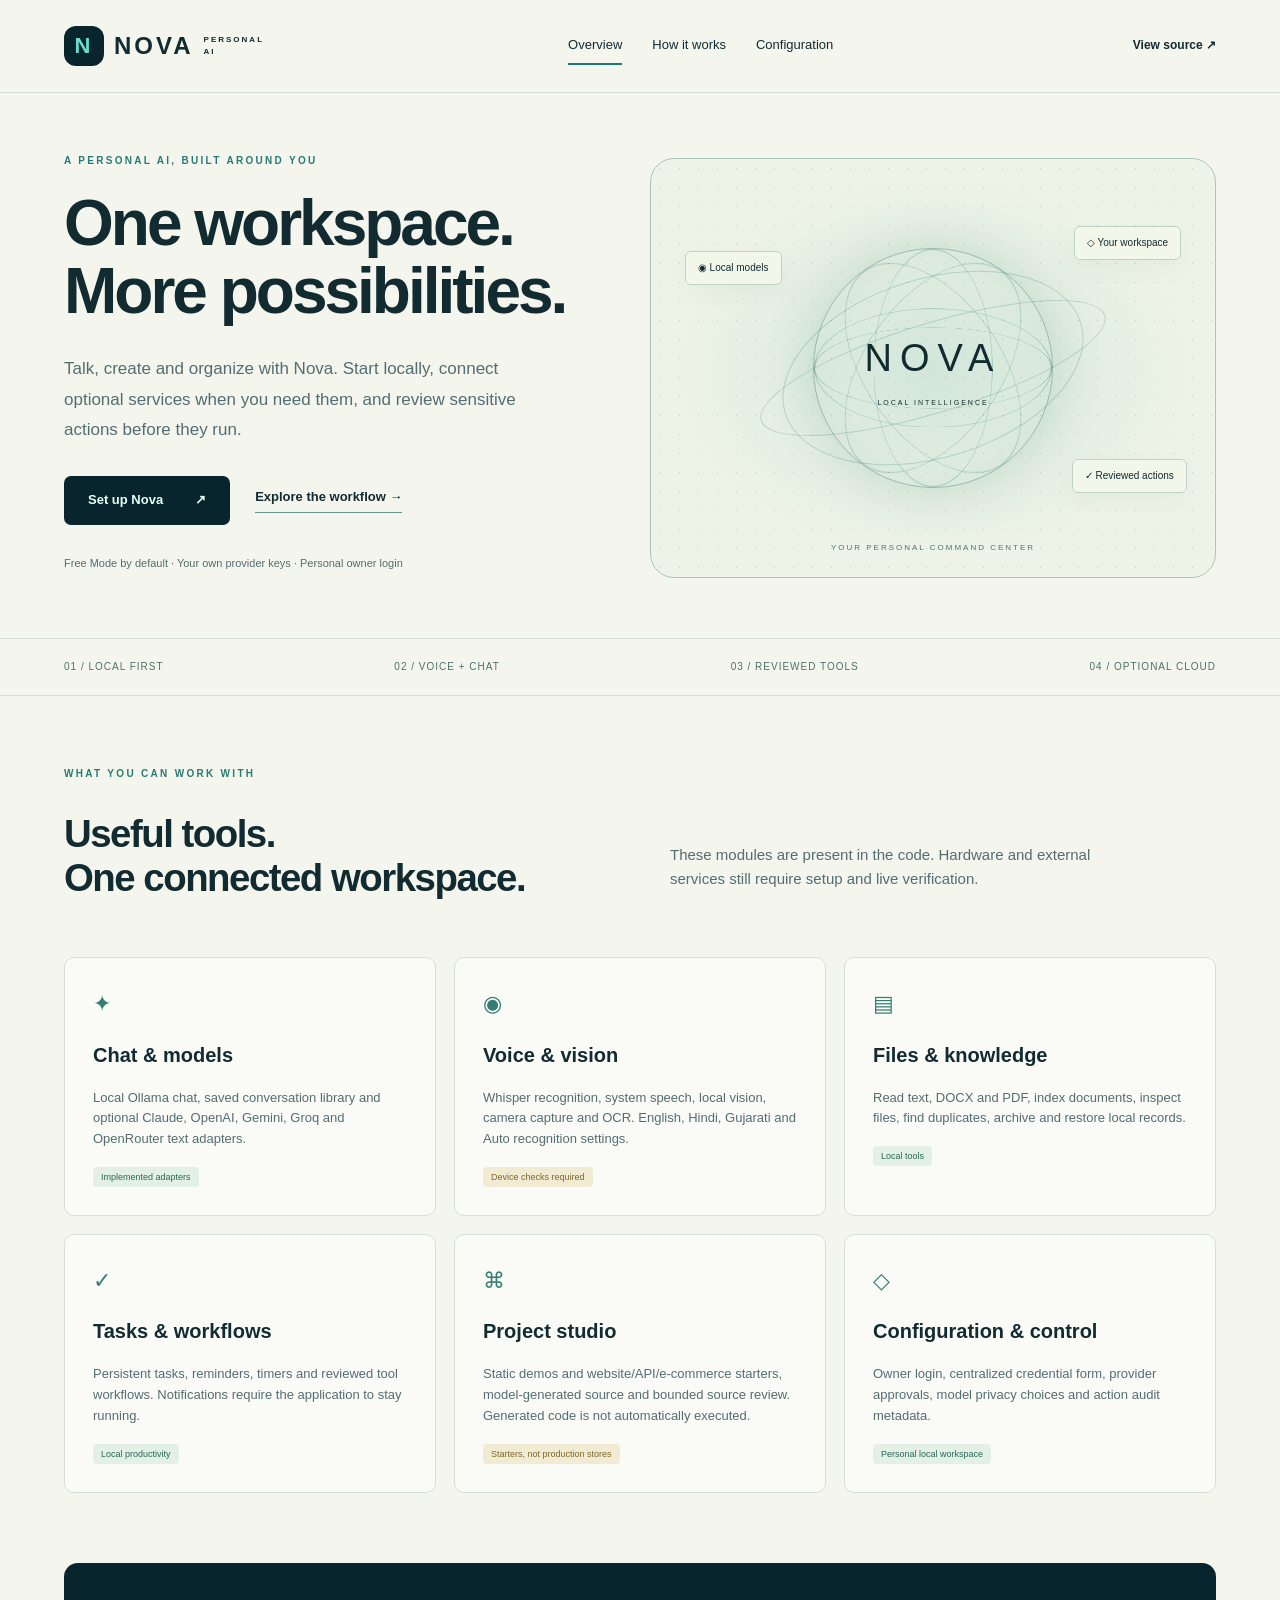
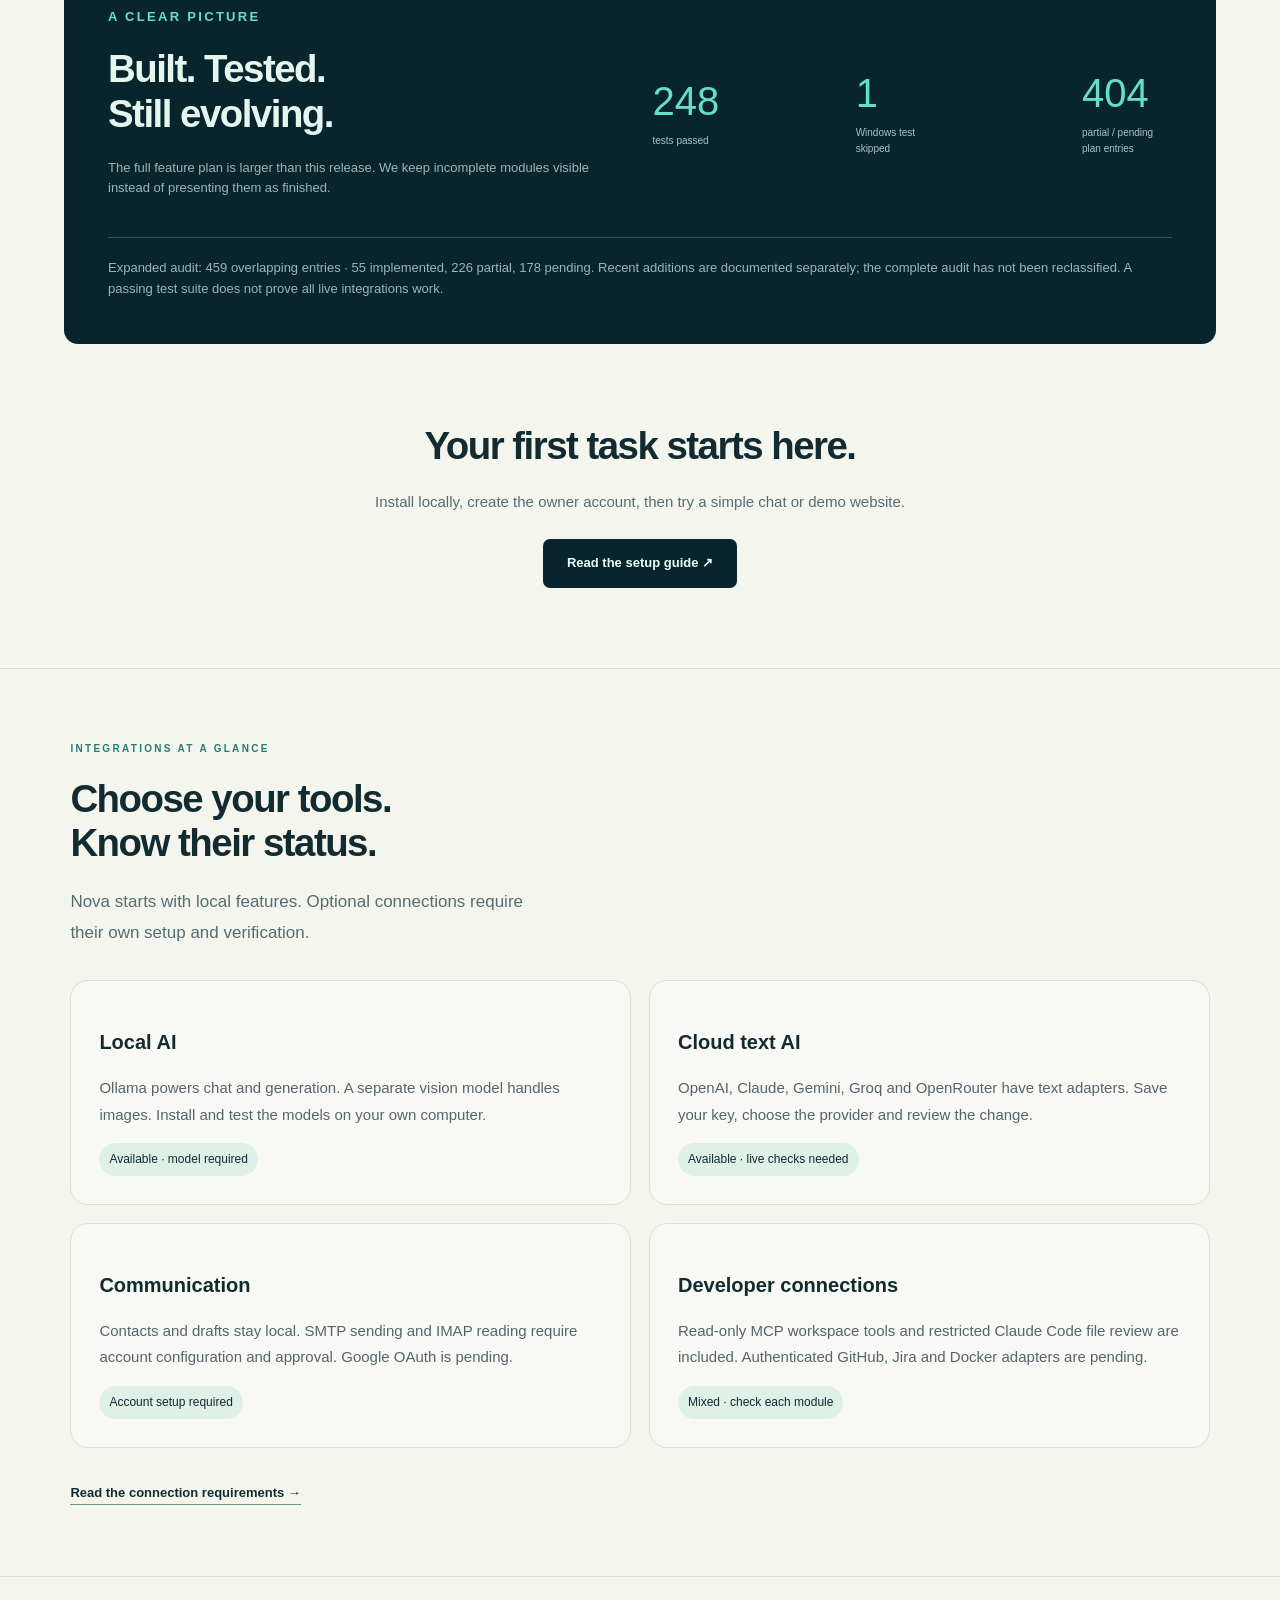
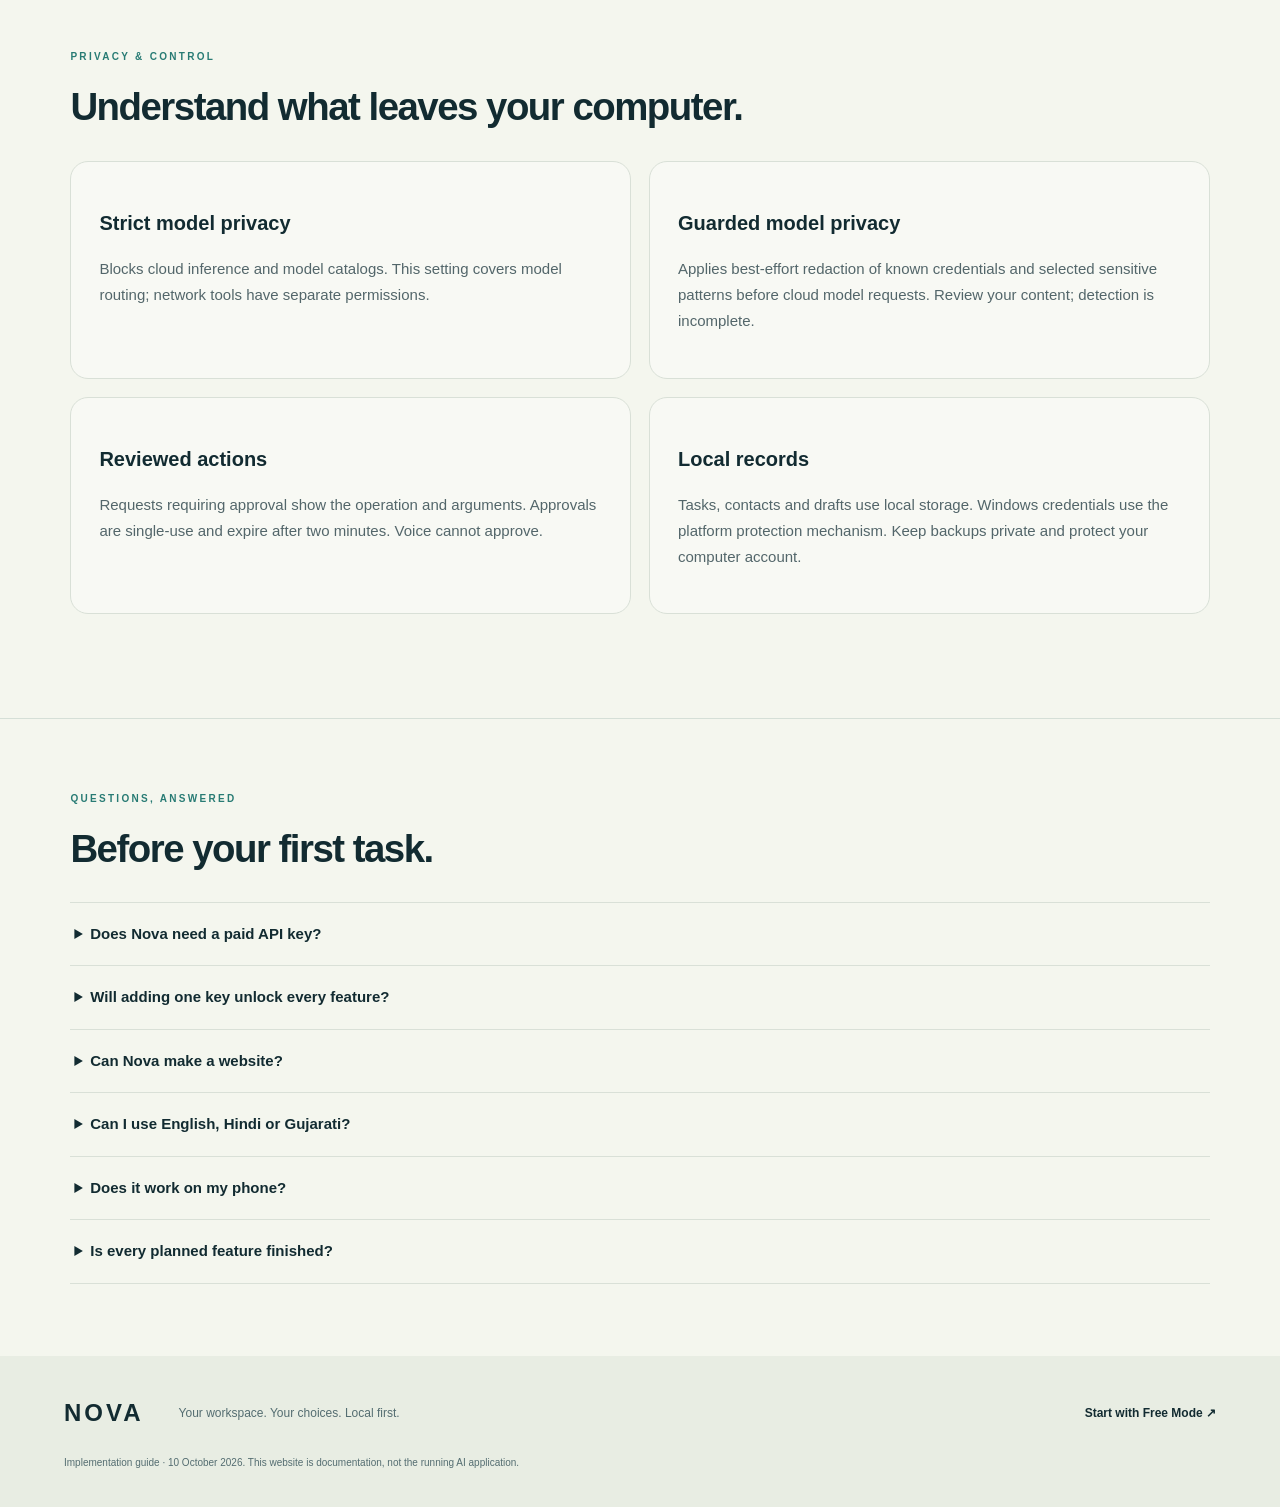
<file: index.html>
<!doctype html><html lang="en"><head><meta charset="utf-8"><meta name="viewport" content="width=device-width,initial-scale=1"><meta name="description" content="Nova personal AI implementation, workflow and configuration guide."><title>Nova — Your personal AI workspace</title><link rel="stylesheet" href="styles.css"><script src="site.js" defer></script></head><body><a class="skip" href="#content">Skip to content</a><header><a class="logo" href="index.html"><span class="logo-mark">N</span>NOVA<span class="logo-sub">PERSONAL AI</span></a><nav aria-label="Main navigation"><a href="index.html">Overview</a><a href="how-it-works.html">How it works</a><a href="configuration.html">Configuration</a></nav><a class="repo" href="https://github.com/Hardik522/nova-ai-assistant">View source ↗</a></header><main id="content"><section class="hero"><div class="hero-copy reveal"><p class="eyebrow">A PERSONAL AI, BUILT AROUND YOU</p><h1>One workspace.<br>More possibilities.</h1><p class="lead">Talk, create and organize with Nova. Start locally, connect optional services when you need them, and review sensitive actions before they run.</p><div class="actions"><a class="button" href="configuration.html">Set up Nova <span>↗</span></a><a class="text-link" href="how-it-works.html">Explore the workflow →</a></div><p class="micro">Free Mode by default · Your own provider keys · Personal owner login</p></div><div class="orb-scene" aria-hidden="true"><div class="orb-grid"></div><div class="orb"><div class="ring"></div><div class="ring r2"></div><div class="ring r3"></div><span>NOVA<small>LOCAL INTELLIGENCE</small></span></div><div class="orbit o1"></div><div class="orbit o2"></div><div class="scene-label">YOUR PERSONAL COMMAND CENTER</div><span class="satellite s1">◉ Local models</span><span class="satellite s2">✓ Reviewed actions</span><span class="satellite s3">◇ Your workspace</span></div></section><section class="strip"><span>01 / LOCAL FIRST</span><span>02 / VOICE + CHAT</span><span>03 / REVIEWED TOOLS</span><span>04 / OPTIONAL CLOUD</span></section><section class="section"><div class="section-heading reveal"><p class="eyebrow">WHAT YOU CAN WORK WITH</p><h2>Useful tools.<br>One connected workspace.</h2><p>These modules are present in the code. Hardware and external services still require setup and live verification.</p></div><div class="feature-grid"><article class="card reveal"><span class="icon">✦</span><h3>Chat & models</h3><p>Local Ollama chat, saved conversation library and optional Claude, OpenAI, Gemini, Groq and OpenRouter text adapters.</p><span class="badge">Implemented adapters</span></article><article class="card reveal"><span class="icon">◉</span><h3>Voice & vision</h3><p>Whisper recognition, system speech, local vision, camera capture and OCR. English, Hindi, Gujarati and Auto recognition settings.</p><span class="badge amber">Device checks required</span></article><article class="card reveal"><span class="icon">▤</span><h3>Files & knowledge</h3><p>Read text, DOCX and PDF, index documents, inspect files, find duplicates, archive and restore local records.</p><span class="badge">Local tools</span></article><article class="card reveal"><span class="icon">✓</span><h3>Tasks & workflows</h3><p>Persistent tasks, reminders, timers and reviewed tool workflows. Notifications require the application to stay running.</p><span class="badge">Local productivity</span></article><article class="card reveal"><span class="icon">⌘</span><h3>Project studio</h3><p>Static demos and website/API/e-commerce starters, model-generated source and bounded source review. Generated code is not automatically executed.</p><span class="badge amber">Starters, not production stores</span></article><article class="card reveal"><span class="icon">◇</span><h3>Configuration & control</h3><p>Owner login, centralized credential form, provider approvals, model privacy choices and action audit metadata.</p><span class="badge">Personal local workspace</span></article></div></section><section class="status-panel reveal"><div><p class="eyebrow">A CLEAR PICTURE</p><h2>Built. Tested.<br>Still evolving.</h2><p>The full feature plan is larger than this release. We keep incomplete modules visible instead of presenting them as finished.</p></div><div class="status-numbers"><div><strong>248</strong><span>tests passed</span></div><div><strong>1</strong><span>Windows test skipped</span></div><div><strong>404</strong><span>partial / pending plan entries</span></div></div><p class="status-note">Expanded audit: 459 overlapping entries · 55 implemented, 226 partial, 178 pending. Recent additions are documented separately; the complete audit has not been reclassified. A passing test suite does not prove all live integrations work.</p></section><section class="cta reveal"><h2>Your first task starts here.</h2><p>Install locally, create the owner account, then try a simple chat or demo website.</p><a class="button" href="configuration.html">Read the setup guide ↗</a></section><section class="guide-extra" id="connections"><p class="eyebrow">INTEGRATIONS AT A GLANCE</p><h2>Choose your tools.<br>Know their status.</h2><p class="lead">Nova starts with local features. Optional connections require their own setup and verification.</p><div class="detail-grid"><article><h3>Local AI</h3><p>Ollama powers chat and generation. A separate vision model handles images. Install and test the models on your own computer.</p><span class="status-pill">Available · model required</span></article><article><h3>Cloud text AI</h3><p>OpenAI, Claude, Gemini, Groq and OpenRouter have text adapters. Save your key, choose the provider and review the change.</p><span class="status-pill">Available · live checks needed</span></article><article><h3>Communication</h3><p>Contacts and drafts stay local. SMTP sending and IMAP reading require account configuration and approval. Google OAuth is pending.</p><span class="status-pill">Account setup required</span></article><article><h3>Developer connections</h3><p>Read-only MCP workspace tools and restricted Claude Code file review are included. Authenticated GitHub, Jira and Docker adapters are pending.</p><span class="status-pill">Mixed · check each module</span></article></div><a class="text-link" href="configuration.html#services">Read the connection requirements →</a></section><section class="guide-extra" id="privacy"><p class="eyebrow">PRIVACY & CONTROL</p><h2>Understand what leaves your computer.</h2><div class="detail-grid"><article><h3>Strict model privacy</h3><p>Blocks cloud inference and model catalogs. This setting covers model routing; network tools have separate permissions.</p></article><article><h3>Guarded model privacy</h3><p>Applies best-effort redaction of known credentials and selected sensitive patterns before cloud model requests. Review your content; detection is incomplete.</p></article><article><h3>Reviewed actions</h3><p>Requests requiring approval show the operation and arguments. Approvals are single-use and expire after two minutes. Voice cannot approve.</p></article><article><h3>Local records</h3><p>Tasks, contacts and drafts use local storage. Windows credentials use the platform protection mechanism. Keep backups private and protect your computer account.</p></article></div></section><section class="guide-extra" id="faq"><p class="eyebrow">QUESTIONS, ANSWERED</p><h2>Before your first task.</h2><div class="faq-list"><details><summary>Does Nova need a paid API key?</summary><p>No. Free Mode uses local models and tools. Local model processing consumes your computer resources. Optional providers may bill separately, even if a free quota is offered.</p></details><details><summary>Will adding one key unlock every feature?</summary><p>No. Each provider or tool has its own adapter, credentials and permissions. A key does not implement a missing integration or activate services automatically.</p></details><details><summary>Can Nova make a website?</summary><p>Yes. The demo command creates a static HTML file. Website and project commands generate bounded templates or source for review. Production deployment, store payments and full application validation require additional work.</p></details><details><summary>Can I use English, Hindi or Gujarati?</summary><p>Speech recognition offers English, Hindi, Gujarati and Auto settings. Accuracy depends on the speech model, microphone and recording. Spoken output depends on installed system voices.</p></details><details><summary>Does it work on my phone?</summary><p>Responsive screens and installation assets are included. The current server is local to your laptop. Secure remote hosting and actual Android/iPhone testing remain necessary.</p></details><details><summary>Is every planned feature finished?</summary><p>No. The expanded feature audit contains partial and pending items. Automated checks cover selected behavior, not every real device, account or production deployment.</p></details></div></section></main><footer><a class="logo" href="index.html">NOVA</a><p>Your workspace. Your choices. Local first.</p><a href="configuration.html">Start with Free Mode ↗</a><small>Implementation guide · 10 October 2026. This website is documentation, not the running AI application.</small></footer></body></html>
</file>
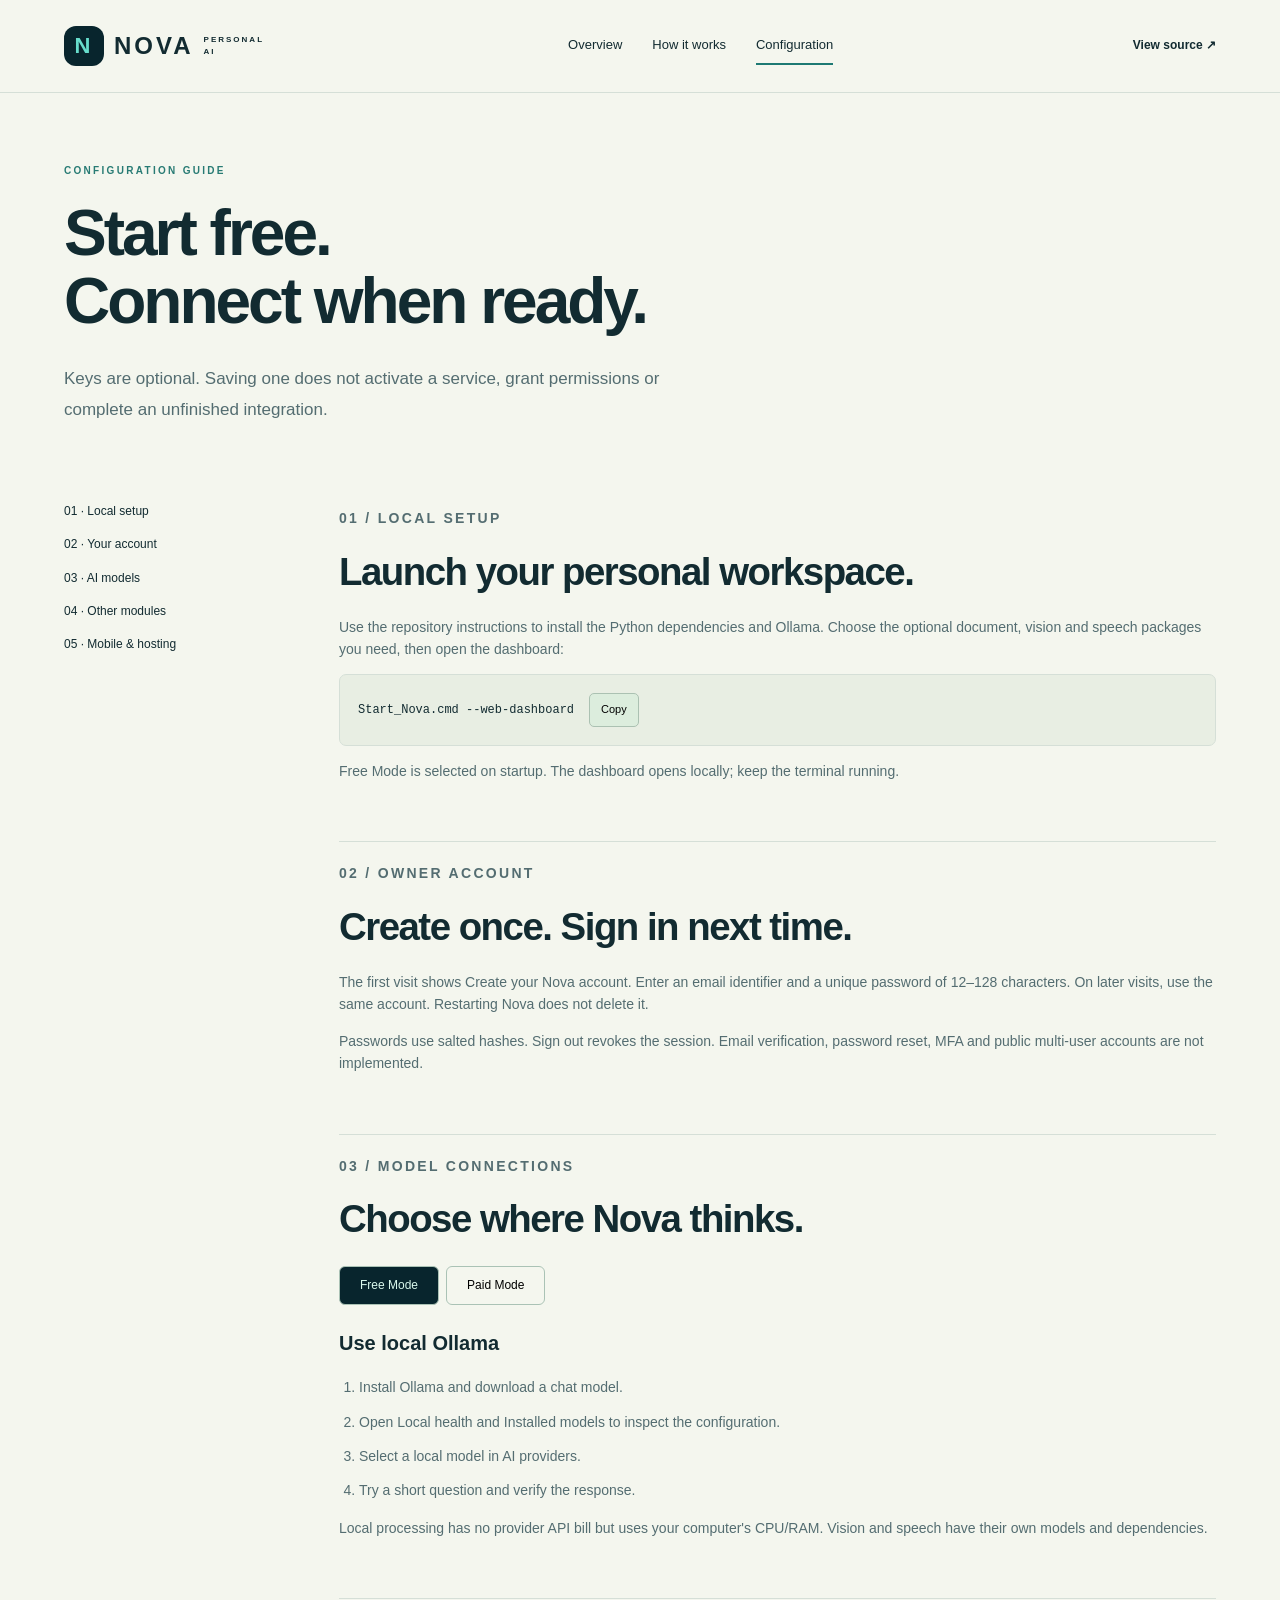
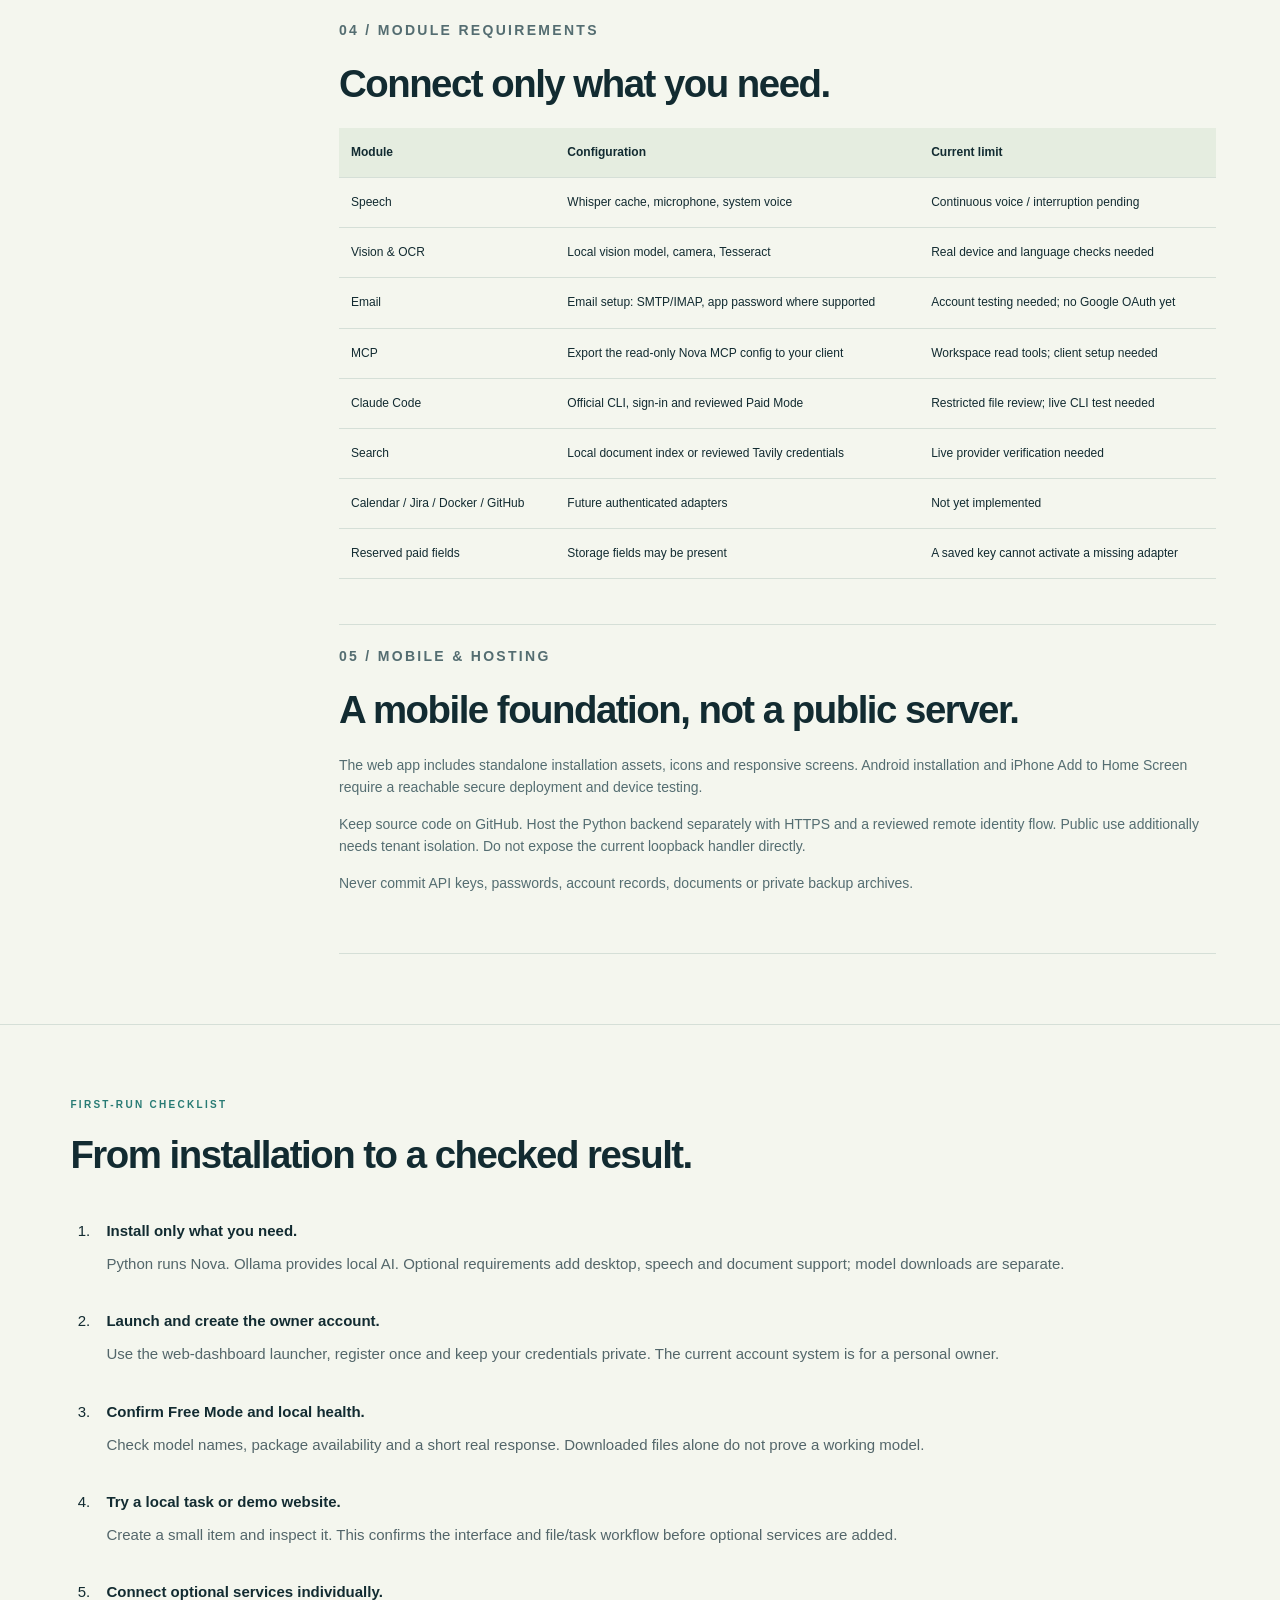
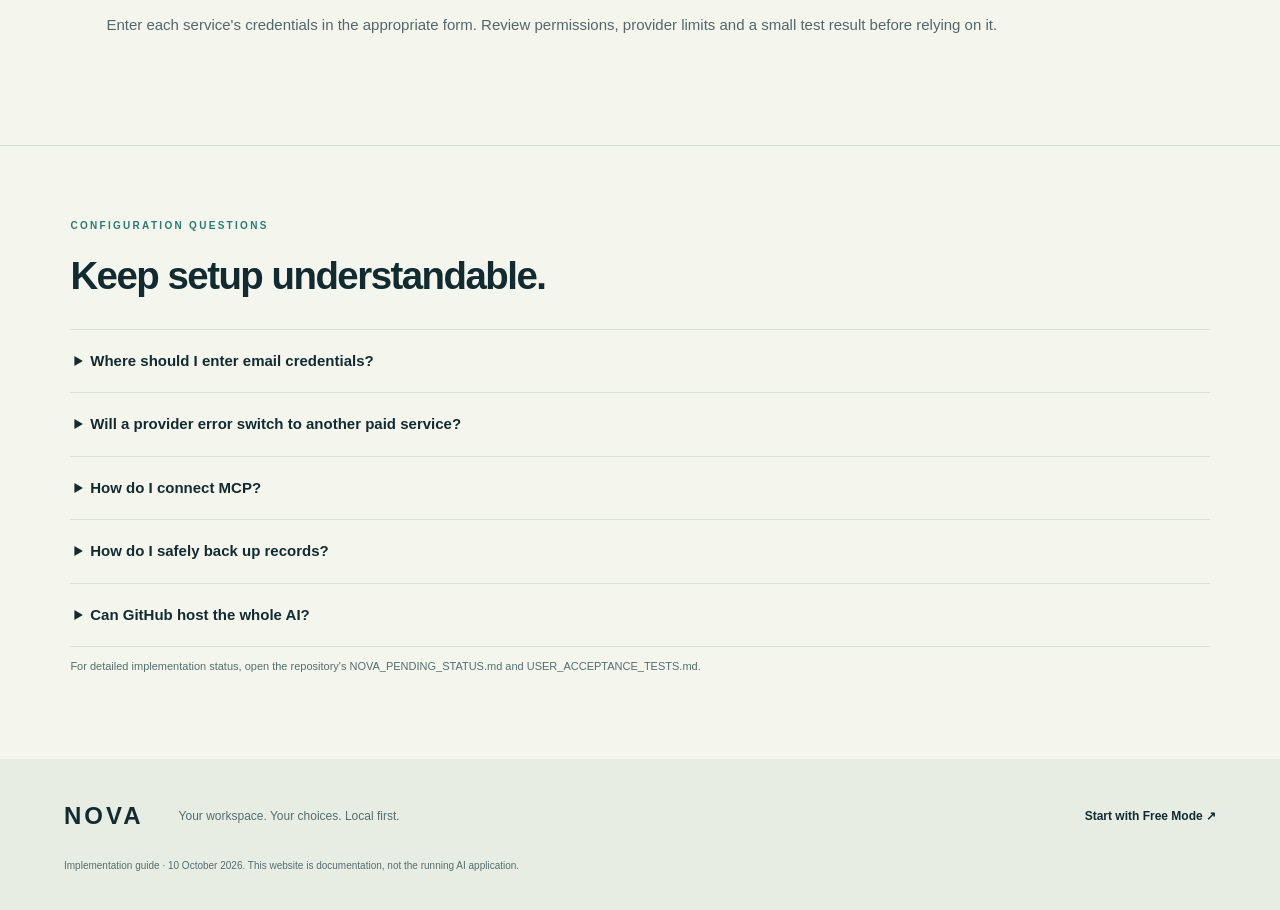
<file: configuration.html>
<!doctype html><html lang="en"><head><meta charset="utf-8"><meta name="viewport" content="width=device-width,initial-scale=1"><meta name="description" content="Nova personal AI implementation, workflow and configuration guide."><title>Configure Nova — Free and paid modules</title><link rel="stylesheet" href="styles.css"><script src="site.js" defer></script></head><body><a class="skip" href="#content">Skip to content</a><header><a class="logo" href="index.html"><span class="logo-mark">N</span>NOVA<span class="logo-sub">PERSONAL AI</span></a><nav aria-label="Main navigation"><a href="index.html">Overview</a><a href="how-it-works.html">How it works</a><a href="configuration.html">Configuration</a></nav><a class="repo" href="https://github.com/Hardik522/nova-ai-assistant">View source ↗</a></header><main id="content"><section class="page-hero reveal"><p class="eyebrow">CONFIGURATION GUIDE</p><h1>Start free.<br>Connect when ready.</h1><p class="lead">Keys are optional. Saving one does not activate a service, grant permissions or complete an unfinished integration.</p></section><div class="config-layout"><aside class="toc"><a href="#start">01 · Local setup</a><a href="#account">02 · Your account</a><a href="#models">03 · AI models</a><a href="#services">04 · Other modules</a><a href="#mobile">05 · Mobile & hosting</a></aside><div><section id="start" class="guide-section reveal"><p class="eyebrow">01 / LOCAL SETUP</p><h2>Launch your personal workspace.</h2><p>Use the repository instructions to install the Python dependencies and Ollama. Choose the optional document, vision and speech packages you need, then open the dashboard:</p><div class="code-row"><code>Start_Nova.cmd --web-dashboard</code><button class="copy" data-copy="Start_Nova.cmd --web-dashboard">Copy</button><span class="copy-feedback" role="status"></span></div><p>Free Mode is selected on startup. The dashboard opens locally; keep the terminal running.</p></section><section id="account" class="guide-section reveal"><p class="eyebrow">02 / OWNER ACCOUNT</p><h2>Create once. Sign in next time.</h2><p>The first visit shows Create your Nova account. Enter an email identifier and a unique password of 12–128 characters. On later visits, use the same account. Restarting Nova does not delete it.</p><p>Passwords use salted hashes. Sign out revokes the session. Email verification, password reset, MFA and public multi-user accounts are not implemented.</p></section><section id="models" class="guide-section reveal"><p class="eyebrow">03 / MODEL CONNECTIONS</p><h2>Choose where Nova thinks.</h2><div class="mode-tabs" role="group" aria-label="Configuration mode"><button data-mode="free" aria-pressed="true">Free Mode</button><button data-mode="paid" aria-pressed="false">Paid Mode</button></div><div id="freeInstructions"><h3>Use local Ollama</h3><ol><li>Install Ollama and download a chat model.</li><li>Open Local health and Installed models to inspect the configuration.</li><li>Select a local model in AI providers.</li><li>Try a short question and verify the response.</li></ol><p>Local processing has no provider API bill but uses your computer's CPU/RAM. Vision and speech have their own models and dependencies.</p></div><div id="paidInstructions" hidden><h3>Connect a provider explicitly</h3><ol><li>Obtain your own provider key and check its quota and pricing.</li><li>Open Configuration & credentials; save the key in its registered field.</li><li>Select Paid Mode and acknowledge possible billing.</li><li>Open AI providers, select the provider and model, set limits, then review and approve the change.</li></ol><p>Text adapters: OpenAI, Claude, Gemini, Groq and OpenRouter. Cloud vision is not implemented. Strict model privacy blocks cloud inference/catalogs; Guarded applies best-effort redaction. Request/token caps are not a monetary budget.</p></div></section><section id="services" class="guide-section reveal"><p class="eyebrow">04 / MODULE REQUIREMENTS</p><h2>Connect only what you need.</h2><div class="table-wrap"><table><thead><tr><th>Module</th><th>Configuration</th><th>Current limit</th></tr></thead><tbody><tr><td>Speech</td><td>Whisper cache, microphone, system voice</td><td>Continuous voice / interruption pending</td></tr><tr><td>Vision & OCR</td><td>Local vision model, camera, Tesseract</td><td>Real device and language checks needed</td></tr><tr><td>Email</td><td>Email setup: SMTP/IMAP, app password where supported</td><td>Account testing needed; no Google OAuth yet</td></tr><tr><td>MCP</td><td>Export the read-only Nova MCP config to your client</td><td>Workspace read tools; client setup needed</td></tr><tr><td>Claude Code</td><td>Official CLI, sign-in and reviewed Paid Mode</td><td>Restricted file review; live CLI test needed</td></tr><tr><td>Search</td><td>Local document index or reviewed Tavily credentials</td><td>Live provider verification needed</td></tr><tr><td>Calendar / Jira / Docker / GitHub</td><td>Future authenticated adapters</td><td>Not yet implemented</td></tr><tr><td>Reserved paid fields</td><td>Storage fields may be present</td><td>A saved key cannot activate a missing adapter</td></tr></tbody></table></div></section><section id="mobile" class="guide-section reveal"><p class="eyebrow">05 / MOBILE & HOSTING</p><h2>A mobile foundation, not a public server.</h2><p>The web app includes standalone installation assets, icons and responsive screens. Android installation and iPhone Add to Home Screen require a reachable secure deployment and device testing.</p><p>Keep source code on GitHub. Host the Python backend separately with HTTPS and a reviewed remote identity flow. Public use additionally needs tenant isolation. Do not expose the current loopback handler directly.</p><p>Never commit API keys, passwords, account records, documents or private backup archives.</p></section></div></div><section class="guide-extra" id="checklist"><p class="eyebrow">FIRST-RUN CHECKLIST</p><h2>From installation to a checked result.</h2><ol class="setup-list"><li><strong>Install only what you need.</strong><p>Python runs Nova. Ollama provides local AI. Optional requirements add desktop, speech and document support; model downloads are separate.</p></li><li><strong>Launch and create the owner account.</strong><p>Use the web-dashboard launcher, register once and keep your credentials private. The current account system is for a personal owner.</p></li><li><strong>Confirm Free Mode and local health.</strong><p>Check model names, package availability and a short real response. Downloaded files alone do not prove a working model.</p></li><li><strong>Try a local task or demo website.</strong><p>Create a small item and inspect it. This confirms the interface and file/task workflow before optional services are added.</p></li><li><strong>Connect optional services individually.</strong><p>Enter each service's credentials in the appropriate form. Review permissions, provider limits and a small test result before relying on it.</p></li></ol></section><section class="guide-extra"><p class="eyebrow">CONFIGURATION QUESTIONS</p><h2>Keep setup understandable.</h2><div class="faq-list"><details><summary>Where should I enter email credentials?</summary><p>Use Email setup in the application. Enter the provider's SMTP/IMAP settings and an app password when required. The owner-login password does not configure your email provider.</p></details><details><summary>Will a provider error switch to another paid service?</summary><p>Nova does not silently fall back to another provider. Inspect the error and choose your intended connection explicitly. Request and token limits are not a spending guarantee.</p></details><details><summary>How do I connect MCP?</summary><p>Export Nova's read-only MCP configuration and configure a compatible client. Start the client, confirm the tools it exposes and test a non-sensitive workspace read. Client compatibility still needs live verification.</p></details><details><summary>How do I safely back up records?</summary><p>Use Nova's backup command, check the archive, and store it privately. Record backups omit models and document files. Restore replaces supported records and requires approval.</p></details><details><summary>Can GitHub host the whole AI?</summary><p>GitHub can store the source, and static hosting can serve this guide. Nova's Python backend, local models, protected records and remote identity need a separate reviewed deployment.</p></details></div><p class="micro">For detailed implementation status, open the repository's NOVA_PENDING_STATUS.md and USER_ACCEPTANCE_TESTS.md.</p></section></main><footer><a class="logo" href="index.html">NOVA</a><p>Your workspace. Your choices. Local first.</p><a href="configuration.html">Start with Free Mode ↗</a><small>Implementation guide · 10 October 2026. This website is documentation, not the running AI application.</small></footer></body></html>
</file>
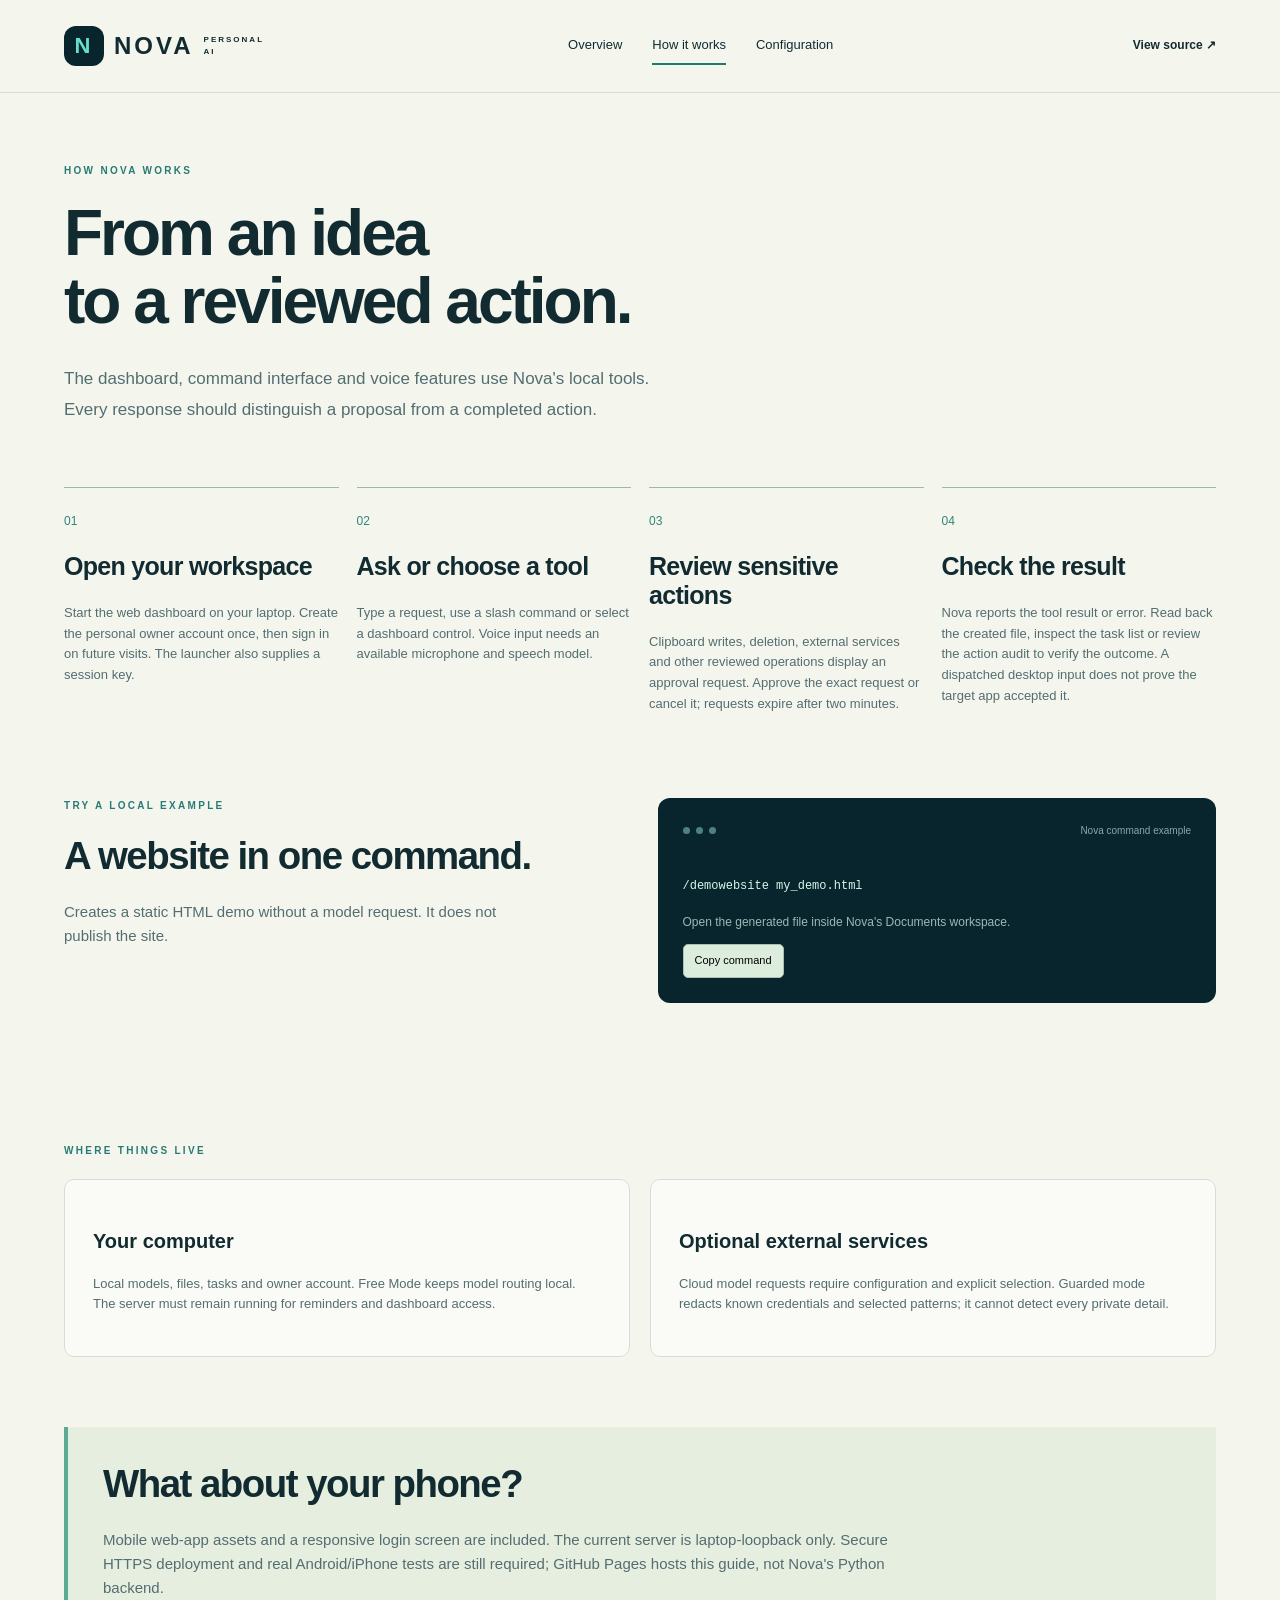
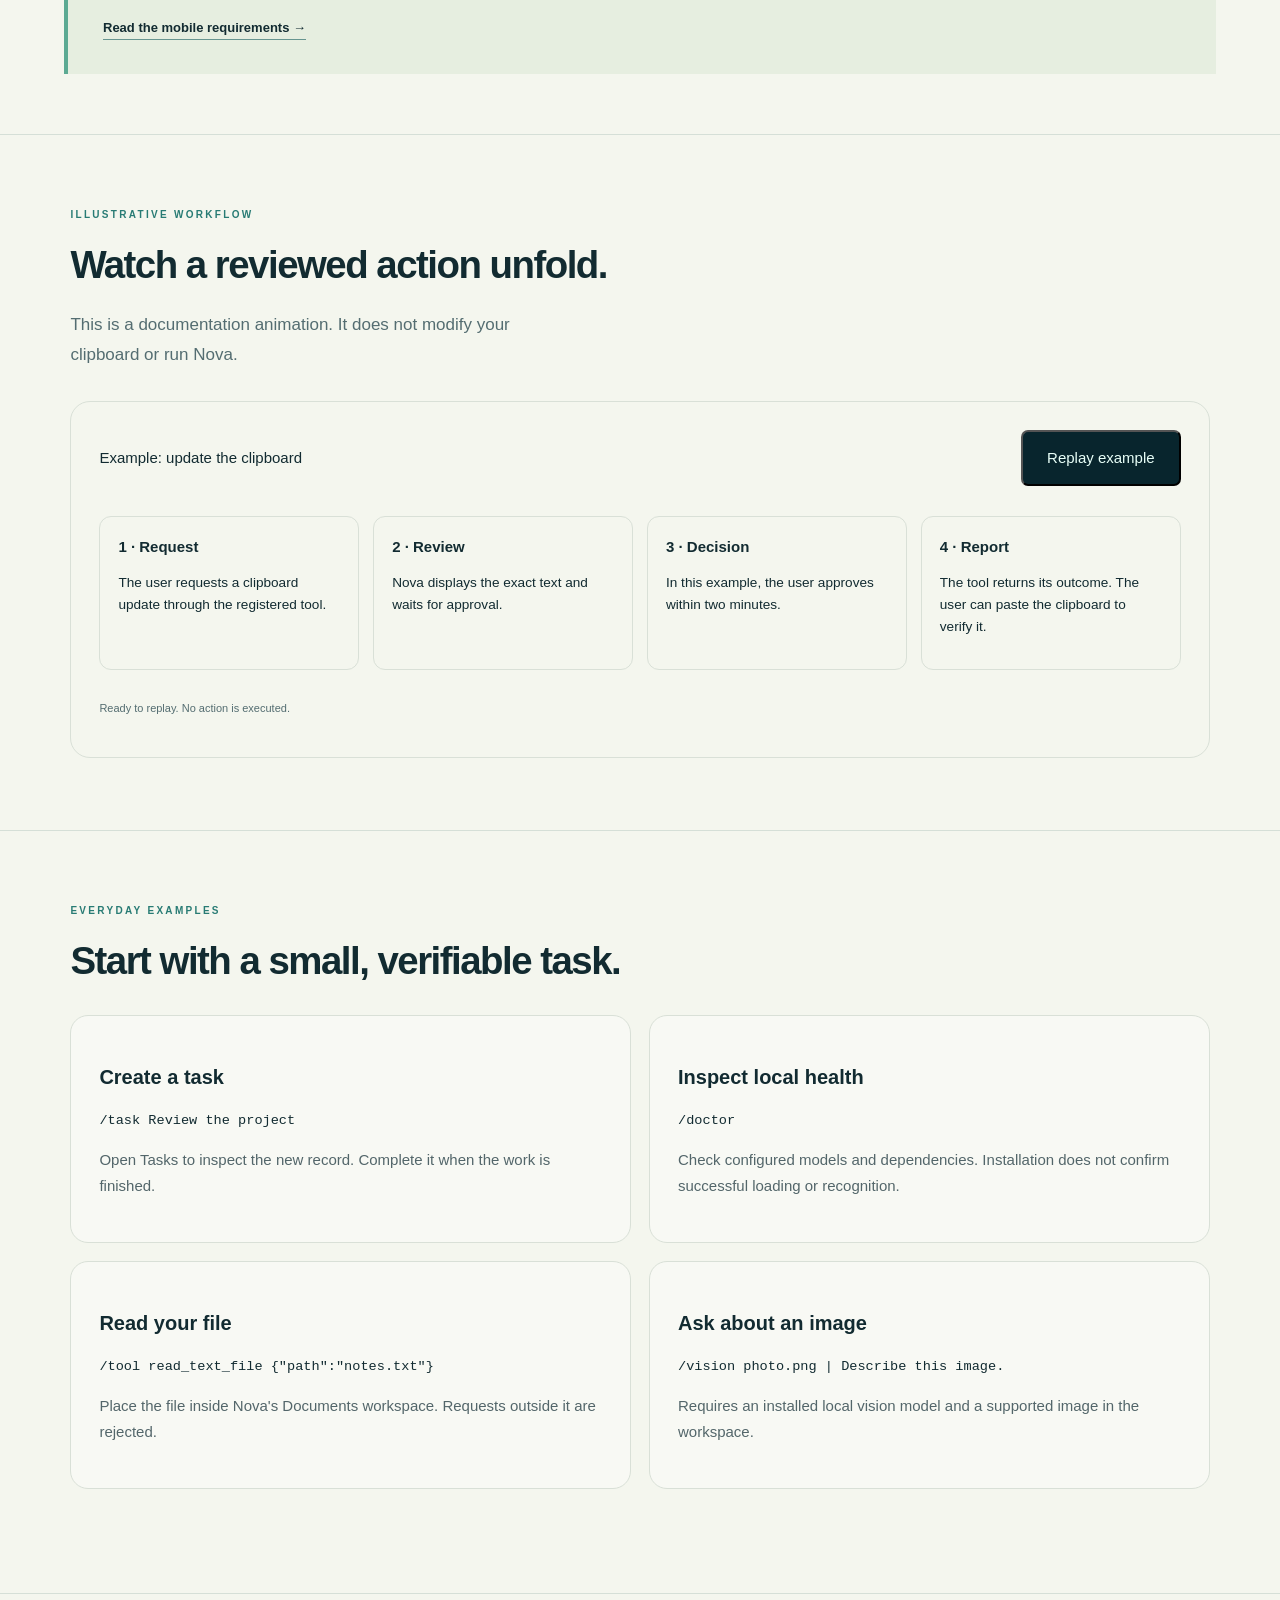
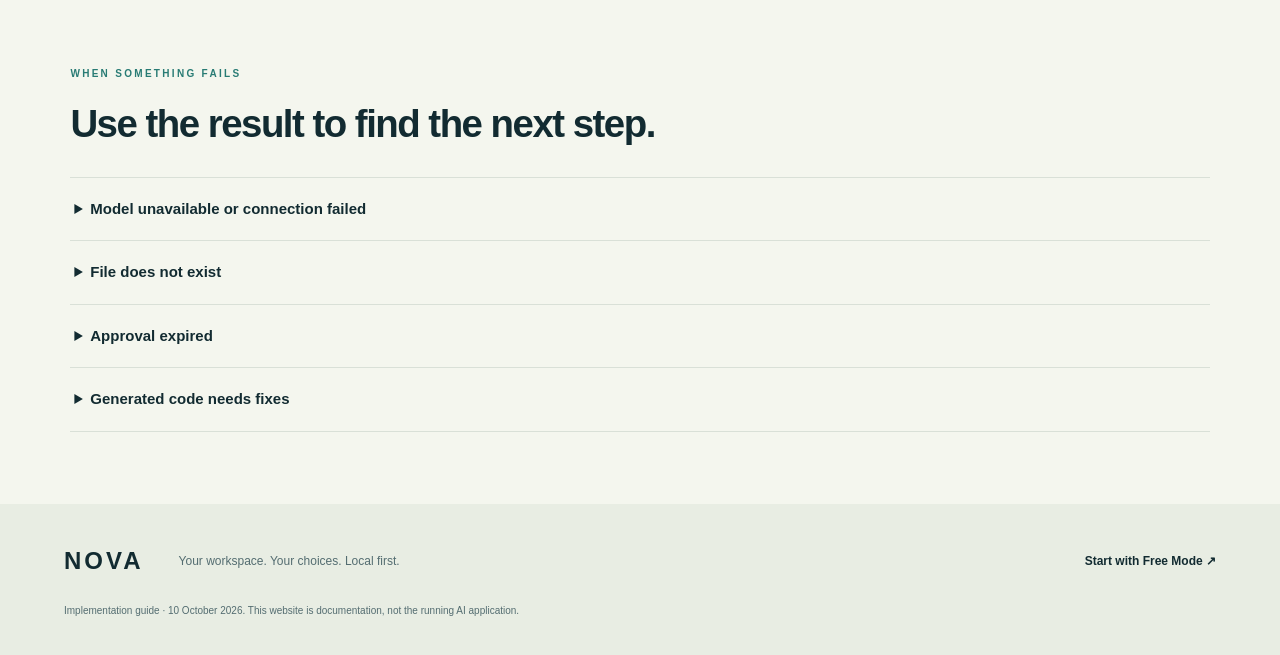
<file: how-it-works.html>
<!doctype html><html lang="en"><head><meta charset="utf-8"><meta name="viewport" content="width=device-width,initial-scale=1"><meta name="description" content="Nova personal AI implementation, workflow and configuration guide."><title>How Nova works — From request to result</title><link rel="stylesheet" href="styles.css"><script src="site.js" defer></script></head><body><a class="skip" href="#content">Skip to content</a><header><a class="logo" href="index.html"><span class="logo-mark">N</span>NOVA<span class="logo-sub">PERSONAL AI</span></a><nav aria-label="Main navigation"><a href="index.html">Overview</a><a href="how-it-works.html">How it works</a><a href="configuration.html">Configuration</a></nav><a class="repo" href="https://github.com/Hardik522/nova-ai-assistant">View source ↗</a></header><main id="content"><section class="page-hero reveal"><p class="eyebrow">HOW NOVA WORKS</p><h1>From an idea<br>to a reviewed action.</h1><p class="lead">The dashboard, command interface and voice features use Nova's local tools. Every response should distinguish a proposal from a completed action.</p></section><section class="flow"><article class="step reveal"><span>01</span><h2>Open your workspace</h2><p>Start the web dashboard on your laptop. Create the personal owner account once, then sign in on future visits. The launcher also supplies a session key.</p></article><article class="step reveal"><span>02</span><h2>Ask or choose a tool</h2><p>Type a request, use a slash command or select a dashboard control. Voice input needs an available microphone and speech model.</p></article><article class="step reveal"><span>03</span><h2>Review sensitive actions</h2><p>Clipboard writes, deletion, external services and other reviewed operations display an approval request. Approve the exact request or cancel it; requests expire after two minutes.</p></article><article class="step reveal"><span>04</span><h2>Check the result</h2><p>Nova reports the tool result or error. Read back the created file, inspect the task list or review the action audit to verify the outcome. A dispatched desktop input does not prove the target app accepted it.</p></article></section><section class="section example-section"><div class="section-heading"><p class="eyebrow">TRY A LOCAL EXAMPLE</p><h2>A website in one command.</h2><p>Creates a static HTML demo without a model request. It does not publish the site.</p></div><div class="terminal reveal"><div class="terminal-bar"><i></i><i></i><i></i><span>Nova command example</span></div><pre><code>/demowebsite my_demo.html</code></pre><p>Open the generated file inside Nova's Documents workspace.</p><button class="copy" data-copy="/demowebsite my_demo.html">Copy command</button><span class="copy-feedback" role="status"></span></div></section><section class="section"><p class="eyebrow">WHERE THINGS LIVE</p><div class="split"><article class="card"><h3>Your computer</h3><p>Local models, files, tasks and owner account. Free Mode keeps model routing local. The server must remain running for reminders and dashboard access.</p></article><article class="card"><h3>Optional external services</h3><p>Cloud model requests require configuration and explicit selection. Guarded mode redacts known credentials and selected patterns; it cannot detect every private detail.</p></article></div></section><section class="callout reveal"><h2>What about your phone?</h2><p>Mobile web-app assets and a responsive login screen are included. The current server is laptop-loopback only. Secure HTTPS deployment and real Android/iPhone tests are still required; GitHub Pages hosts this guide, not Nova's Python backend.</p><a class="text-link" href="configuration.html#mobile">Read the mobile requirements →</a></section><section class="guide-extra" id="workflow-demo"><p class="eyebrow">ILLUSTRATIVE WORKFLOW</p><h2>Watch a reviewed action unfold.</h2><p class="lead">This is a documentation animation. It does not modify your clipboard or run Nova.</p><div class="workflow-demo"><div class="demo-top"><span>Example: update the clipboard</span><button class="button" id="replay-workflow" type="button">Replay example</button></div><ol id="workflow-stages"><li><strong>1 · Request</strong><p>The user requests a clipboard update through the registered tool.</p></li><li><strong>2 · Review</strong><p>Nova displays the exact text and waits for approval.</p></li><li><strong>3 · Decision</strong><p>In this example, the user approves within two minutes.</p></li><li><strong>4 · Report</strong><p>The tool returns its outcome. The user can paste the clipboard to verify it.</p></li></ol><p class="micro" id="workflow-feedback" role="status" aria-live="polite">Ready to replay. No action is executed.</p></div></section><section class="guide-extra"><p class="eyebrow">EVERYDAY EXAMPLES</p><h2>Start with a small, verifiable task.</h2><div class="detail-grid"><article><h3>Create a task</h3><code>/task Review the project</code><p>Open Tasks to inspect the new record. Complete it when the work is finished.</p></article><article><h3>Inspect local health</h3><code>/doctor</code><p>Check configured models and dependencies. Installation does not confirm successful loading or recognition.</p></article><article><h3>Read your file</h3><code>/tool read_text_file {"path":"notes.txt"}</code><p>Place the file inside Nova's Documents workspace. Requests outside it are rejected.</p></article><article><h3>Ask about an image</h3><code>/vision photo.png | Describe this image.</code><p>Requires an installed local vision model and a supported image in the workspace.</p></article></div></section><section class="guide-extra"><p class="eyebrow">WHEN SOMETHING FAILS</p><h2>Use the result to find the next step.</h2><div class="faq-list"><details><summary>Model unavailable or connection failed</summary><p>Check Local health, confirm Ollama is running and verify the exact model name. Try a short chat before a large document request.</p></details><details><summary>File does not exist</summary><p>Search the Documents workspace and copy the exact filename, including its extension. Windows may hide extensions and create names such as report.docx.docx.</p></details><details><summary>Approval expired</summary><p>Submit a new request, review its current arguments and approve it within two minutes. An expired token cannot be reused.</p></details><details><summary>Generated code needs fixes</summary><p>Read the saved files and test them in an appropriate development environment. Generation is not a guarantee of correct or secure production code.</p></details></div></section></main><footer><a class="logo" href="index.html">NOVA</a><p>Your workspace. Your choices. Local first.</p><a href="configuration.html">Start with Free Mode ↗</a><small>Implementation guide · 10 October 2026. This website is documentation, not the running AI application.</small></footer></body></html>
</file>
<file: styles.css>
:root{--ink:#122b31;--muted:#546d71;--paper:#f4f6ee;--line:#d5dfd7;--cyan:#67ddcc;--dark:#08252d}*{box-sizing:border-box}html{scroll-behavior:smooth}body{margin:0;background:var(--paper);color:var(--ink);font:15px/1.6 "Segoe UI",Arial,sans-serif}a{color:inherit;text-decoration:none}button{font:inherit;cursor:pointer}header{max-width:1400px;margin:auto;padding:26px 5%;display:flex;align-items:center;justify-content:space-between;gap:24px;border-bottom:1px solid var(--line)}.logo{display:flex;align-items:center;gap:10px;font-weight:800;letter-spacing:3px;font-size:24px}.logo-sub{font-size:8px;letter-spacing:2px;width:65px;line-height:1.5}.logo-mark{display:grid;place-items:center;background:var(--dark);color:var(--cyan);width:40px;height:40px;border-radius:12px;font-size:22px}nav{display:flex;gap:30px;font-size:13px}nav a{padding:8px 0;border-bottom:2px solid transparent}nav [aria-current]{border-color:#1d7973}.repo{font-size:12px;font-weight:600}main{max-width:1400px;margin:auto}.hero{display:grid;grid-template-columns:1fr 1fr;align-items:center;padding:60px 5% 55px;gap:20px}.eyebrow{font-size:10px;letter-spacing:2.3px;font-weight:700;color:#287b74;margin:0 0 20px}h1{font-size:clamp(44px,5vw,76px);line-height:1.07;letter-spacing:-3px;font-weight:600;margin:0 0 28px}h2{font-size:clamp(30px,3vw,44px);line-height:1.15;letter-spacing:-1.5px;font-weight:600;margin:0 0 22px}h3{font-size:20px;font-weight:600;line-height:1.3}.lead{max-width:480px;font-size:17px;color:var(--muted);line-height:1.8}.actions{display:flex;align-items:center;gap:25px;margin:30px 0}.button{display:inline-flex;align-items:center;gap:32px;background:var(--dark);color:#e8fff8;padding:14px 24px;border-radius:7px;font-size:13px;font-weight:600;transition:transform .2s}.button:hover{transform:translateY(-3px)}.text-link{font-size:13px;font-weight:600;border-bottom:1px solid #679590;padding-bottom:4px}.micro{font-size:11px;color:var(--muted)}.orb-scene{height:420px;position:relative;border:1px solid #abc5ba;border-radius:24px;background:radial-gradient(ellipse,#d2e6d9,#eef3e7 65%);overflow:hidden;display:grid;place-items:center}.orb-grid{position:absolute;inset:0;opacity:.3;background-image:radial-gradient(#577b72 .8px,transparent .8px);background-size:19px 19px}.orb{position:relative;width:240px;height:240px;border:1px solid #236d6666;border-radius:50%;box-shadow:inset 0 0 40px #408b7415,0 0 50px #448e7033;display:grid;place-items:center;animation:breathe 7s ease-in-out infinite}.orb:before,.orb:after{content:"";position:absolute;inset:0;border:1px solid #307e7755;border-radius:50%;transform:rotateY(60deg)}.orb:after{transform:rotateX(60deg)}.ring{position:absolute;inset:0;border-radius:50%;border:1px solid #307e7755;transform:rotate(35deg) rotateY(55deg)}.r2{transform:rotate(-35deg) rotateY(55deg)}.r3{transform:rotate(90deg) rotateY(70deg)}.orb span{font-size:38px;letter-spacing:8px;text-align:center;z-index:1;font-weight:500}.orb small{display:block;font-size:7px;letter-spacing:2px;margin-top:8px}.orbit{position:absolute;width:360px;height:90px;border:1px solid #317e773d;border-radius:50%;transform:rotate(-17deg);animation:orbit 30s linear infinite}.o2{width:310px;height:180px;animation-direction:reverse}.satellite{position:absolute;background:#f2f8eae8;border:1px solid #bfd2c7;padding:8px 12px;font-size:10px;border-radius:6px;box-shadow:0 8px 25px #2146360b}.s1{left:6%;top:22%}.s2{right:5%;bottom:20%}.s3{right:6%;top:16%}.scene-label{position:absolute;bottom:22px;font-size:8px;letter-spacing:2px;color:#4c776d}.strip{display:flex;justify-content:space-between;padding:20px 5%;border-block:1px solid var(--line);font-size:10px;letter-spacing:1px;color:#4c716c}.section{padding:70px 5%}.section-heading{display:grid;grid-template-columns:1fr 1fr;gap:10px 60px;margin-bottom:35px}.section-heading .eyebrow{grid-column:1/-1}.section-heading p:last-child{color:var(--muted);max-width:440px;align-self:center}.feature-grid{display:grid;grid-template-columns:repeat(3,1fr);gap:18px}.card{border:1px solid var(--line);padding:28px;background:#fafbf6;border-radius:10px;transition:transform .2s}.card:hover{transform:translateY(-3px)}.card p{font-size:13px;color:var(--muted)}.icon{font-size:22px;color:#347d73}.badge{font-size:9px;color:#296955;background:#e3f0e5;padding:5px 8px;border-radius:4px}.amber{background:#f1ebd4;color:#806625}.status-panel{margin:0 5%;background:var(--dark);color:#e4f6ed;border-radius:14px;padding:44px;display:grid;grid-template-columns:1fr 1fr;gap:25px}.status-panel .eyebrow{color:var(--cyan)}.status-panel p{color:#9bb6b5;font-size:13px}.status-numbers{display:flex;align-items:center;gap:30px;justify-content:space-between}.status-numbers strong{font-size:40px;font-weight:500;color:var(--cyan);display:block}.status-numbers span{font-size:10px;color:#a4c6c1;display:block;max-width:90px}.status-note{grid-column:1/-1;border-top:1px solid #36545a;padding-top:20px;margin:0}.cta{text-align:center;padding:80px 5%}.cta p{color:var(--muted);margin-bottom:25px}footer{background:#e8ede3;padding:36px 5%;display:flex;flex-wrap:wrap;gap:20px 35px;align-items:center}footer p{font-size:12px;color:var(--muted);flex:1}footer>a:last-of-type{font-size:12px;font-weight:600}footer small{width:100%;font-size:10px;color:var(--muted)}.page-hero{padding:70px 5% 45px;max-width:900px}.page-hero .lead{max-width:600px}.flow{padding:0 5%;display:grid;grid-template-columns:repeat(4,1fr);gap:18px}.step{border-top:1px solid #9eb8ab;padding-top:20px}.step>span{color:#308577;font-size:12px}.step h2{font-size:25px;letter-spacing:-.7px;margin-top:20px}.step p{font-size:13px;color:var(--muted)}.example-section{display:grid;grid-template-columns:1fr 1fr;gap:35px}.example-section .section-heading{display:block;margin:0}.terminal{background:var(--dark);color:#d2f9e9;border-radius:12px;padding:25px;align-self:start}.terminal-bar{display:flex;align-items:center;gap:6px;font-size:10px;color:#88a8a7;margin-bottom:35px}.terminal-bar i{width:7px;height:7px;background:#4e827e;border-radius:50%}.terminal-bar span{margin-left:auto}.terminal p{font-size:12px;color:#9db7b7}.copy{background:#dceddd;border:1px solid #abc1b2;border-radius:5px;padding:7px 11px;font-size:11px}.copy-feedback{font-size:11px;margin-left:8px}.split{display:grid;grid-template-columns:1fr 1fr;gap:20px}.callout{margin:0 5% 60px;border-left:4px solid #5caa93;background:#e6eee0;padding:35px}.callout p{max-width:800px;color:var(--muted)}.config-layout{display:grid;grid-template-columns:210px 1fr;gap:65px;padding:0 5% 70px}.toc{display:flex;flex-direction:column;gap:14px;position:sticky;top:20px;height:max-content;font-size:12px;padding-top:15px}.guide-section{padding:20px 0 45px;border-bottom:1px solid var(--line);scroll-margin-top:20px}.guide-section p,.guide-section li{color:var(--muted);font-size:14px}.guide-section ol{padding-left:20px}.guide-section li{margin:12px 0}.code-row{display:flex;flex-wrap:wrap;gap:15px;padding:18px;background:#e8eee3;border:1px solid var(--line);border-radius:7px;align-items:center}code{font-size:12px;overflow-wrap:anywhere}pre{white-space:pre-wrap}.mode-tabs{display:flex;gap:7px;margin:25px 0}.mode-tabs button{border:1px solid #aac2b5;padding:9px 20px;border-radius:6px;background:transparent;font-size:12px}.mode-tabs [aria-pressed=true]{background:var(--dark);color:#d9f8ec}.table-wrap{overflow:auto}table{border-collapse:collapse;width:100%;font-size:12px}th,td{text-align:left;vertical-align:top;padding:15px 12px;border-bottom:1px solid var(--line)}th{background:#e5ede0}.skip{position:fixed;top:-100px;background:var(--dark);color:white;padding:12px;z-index:20}.skip:focus{top:10px}:focus-visible{outline:2px solid #217a73;outline-offset:4px}[hidden]{display:none!important}.reveal{opacity:1}.reveal.visible{animation:appear .65s ease both}.paused *{animation-play-state:paused!important}@keyframes appear{from{opacity:0;transform:translateY(14px)}to{opacity:1;transform:translateY(0)}}@keyframes orbit{to{transform:rotate(343deg)}}@keyframes breathe{50%{box-shadow:inset 0 0 40px #408b7425,0 0 65px #448e7044}}@media(max-width:1000px){header{gap:15px}.logo-sub{display:none}.hero{padding-top:40px}.orb-scene{height:350px}.feature-grid{grid-template-columns:1fr 1fr}.flow{grid-template-columns:1fr 1fr}.status-panel{padding:30px}.status-numbers{gap:16px}.config-layout{grid-template-columns:160px 1fr;gap:30px}}@media(max-width:680px){header{flex-wrap:wrap;padding:20px 5%}.logo{font-size:20px}.repo{margin-left:auto}nav{order:3;width:100%;justify-content:space-between;gap:12px}.hero{grid-template-columns:1fr;padding:35px 5%;gap:25px}h1{letter-spacing:-2px;font-size:48px}.lead{font-size:15px}.orb-scene{height:340px}.strip{flex-wrap:wrap;gap:15px;font-size:9px}.section{padding:45px 5%}.section-heading{display:block}.feature-grid{grid-template-columns:1fr}.status-panel{grid-template-columns:1fr;padding:25px}.status-numbers strong{font-size:32px}.status-numbers{justify-content:flex-start;gap:35px}.example-section,.split{grid-template-columns:1fr}.page-hero{padding:45px 5% 35px}.flow{grid-template-columns:1fr}.step{padding-bottom:20px}.config-layout{grid-template-columns:1fr;gap:15px}.toc{position:static;flex-flow:row wrap;gap:10px 18px}.callout{padding:25px}.actions{flex-wrap:wrap}.satellite{font-size:9px;padding:6px 8px}.card{padding:25px}.status-note{grid-column:auto}footer{gap:15px}footer p{flex-basis:70%}}@media(prefers-reduced-motion:reduce){html{scroll-behavior:auto}*{animation:none!important;transition:none!important}}

.guide-extra{padding:72px clamp(22px,5.5vw,80px);border-top:1px solid var(--line,#d9e0d7)}.guide-extra h2{max-width:900px}.detail-grid{display:grid;grid-template-columns:repeat(2,minmax(0,1fr));gap:18px;margin:32px 0}.detail-grid article{padding:28px;border:1px solid #d9e0d7;border-radius:18px;background:#ffffff55}.detail-grid p,.faq-list p,.setup-list p{line-height:1.75;color:#53666a}.detail-grid code{display:block;overflow-wrap:anywhere;white-space:normal}.status-pill{display:inline-block;padding:7px 10px;border-radius:30px;background:#dff0e7;font-size:.75rem}.faq-list{margin-top:30px;border-top:1px solid #d9e0d7}.faq-list details{border-bottom:1px solid #d9e0d7;padding:20px 4px}.faq-list summary{cursor:pointer;font-weight:650;line-height:1.5}.faq-list p{max-width:850px}.workflow-demo{border:1px solid #d9e0d7;border-radius:20px;padding:28px;margin-top:30px}.demo-top{display:flex;justify-content:space-between;align-items:center;gap:18px}.workflow-demo ol{padding:0;list-style:none;display:grid;grid-template-columns:repeat(4,minmax(0,1fr));gap:14px;margin:30px 0}.workflow-demo li{padding:18px;border:1px solid #d9e0d7;border-radius:12px;transition:background .3s,border-color .3s}.workflow-demo li.current{background:#dff0e7;border-color:#43978a}.workflow-demo li p{font-size:.85rem;line-height:1.6}.setup-list{padding-left:24px;margin-top:30px}.setup-list li{padding:12px}.setup-list p{margin:8px 0}.guide-extra .button{cursor:pointer;font:inherit}.guide-extra code{font-size:.85rem}@media(max-width:700px){.detail-grid,.workflow-demo ol{grid-template-columns:1fr}.guide-extra{padding:45px 22px}.demo-top{flex-direction:column;align-items:flex-start}.workflow-demo{padding:20px}.detail-grid article{padding:22px}}
</file>
